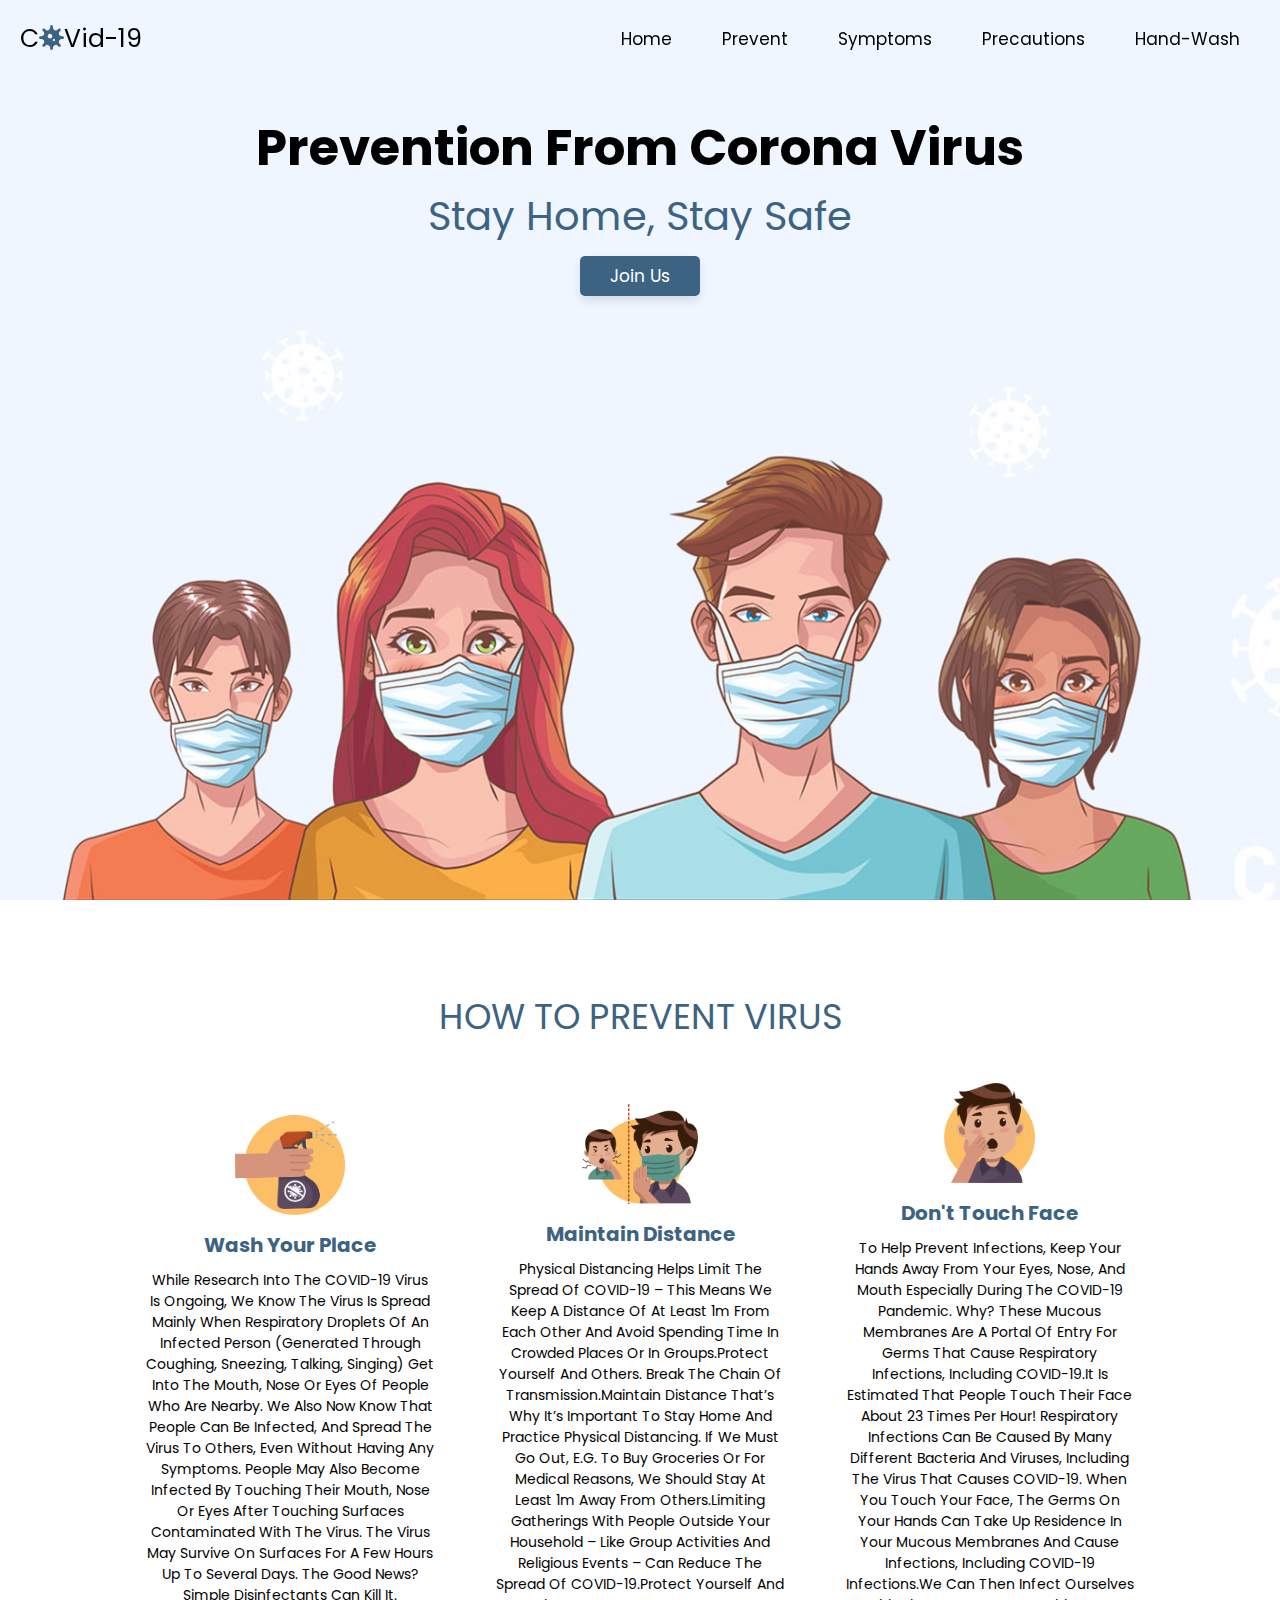
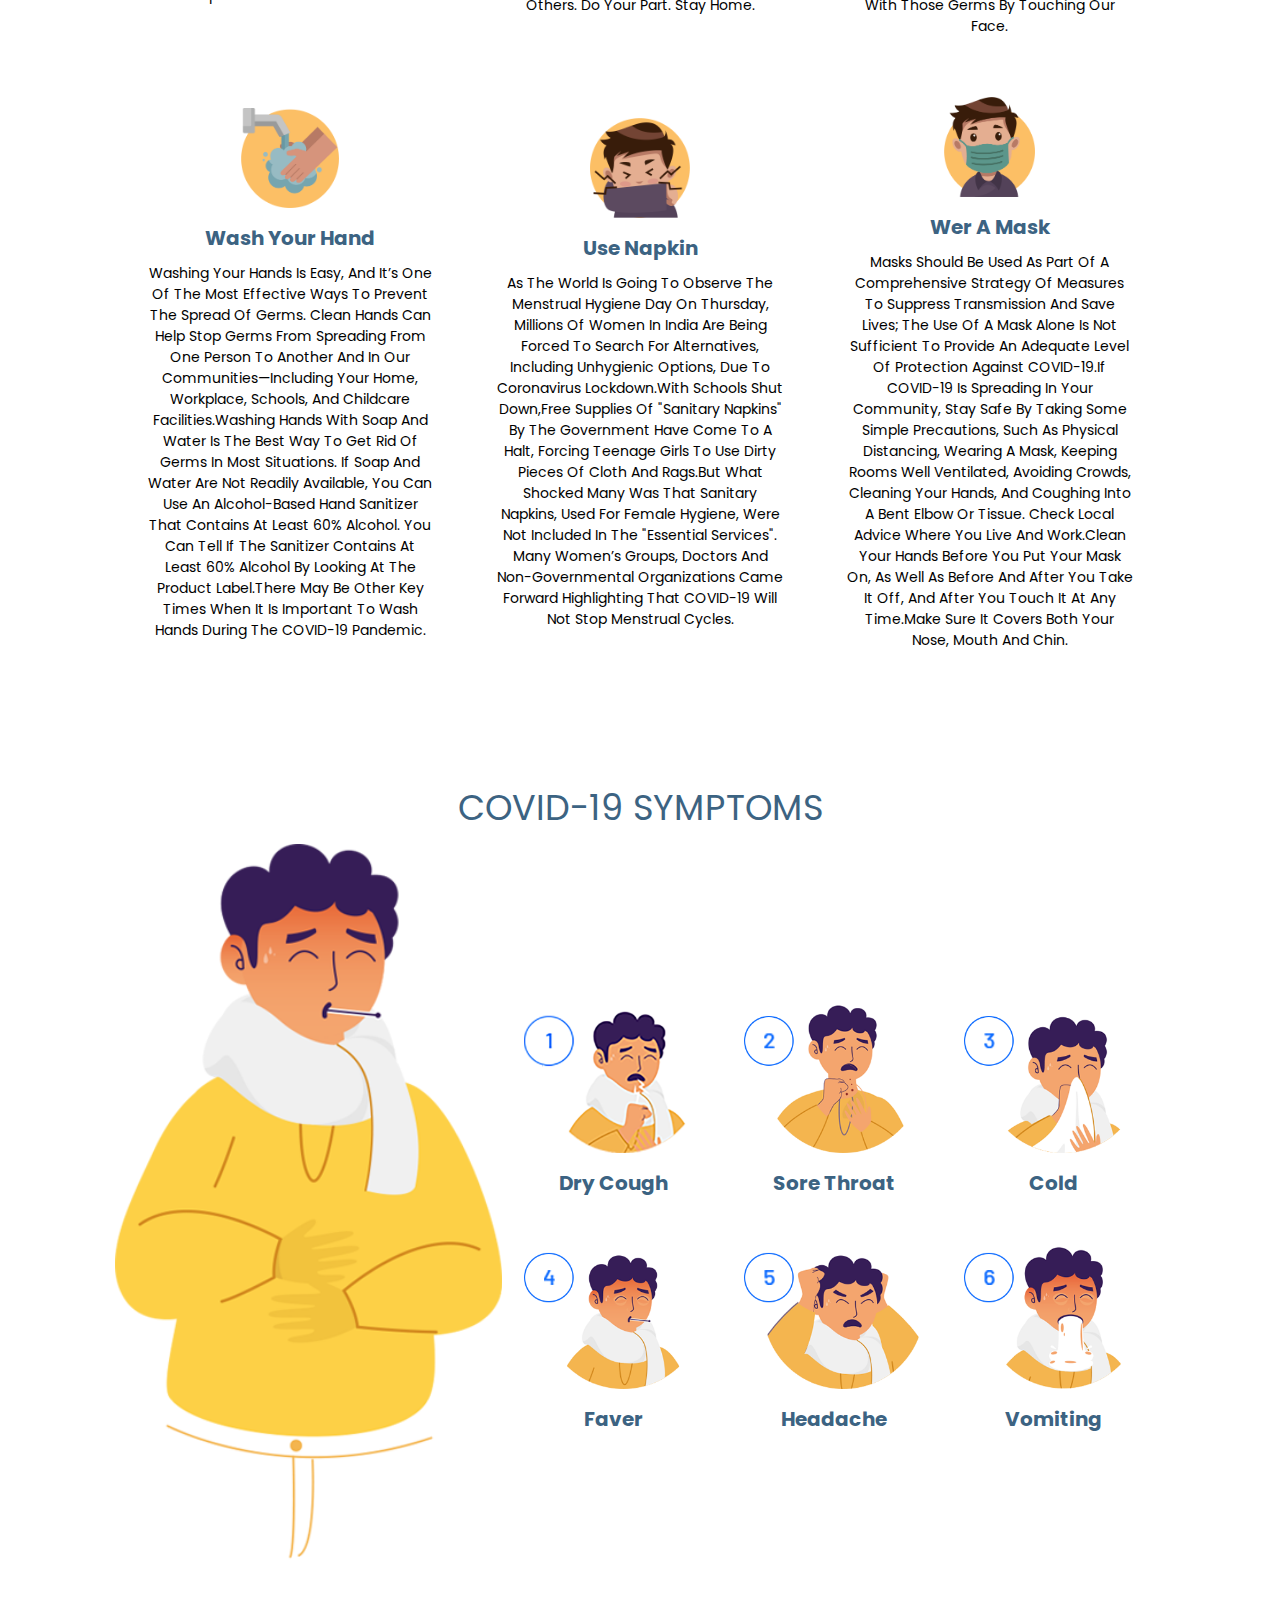
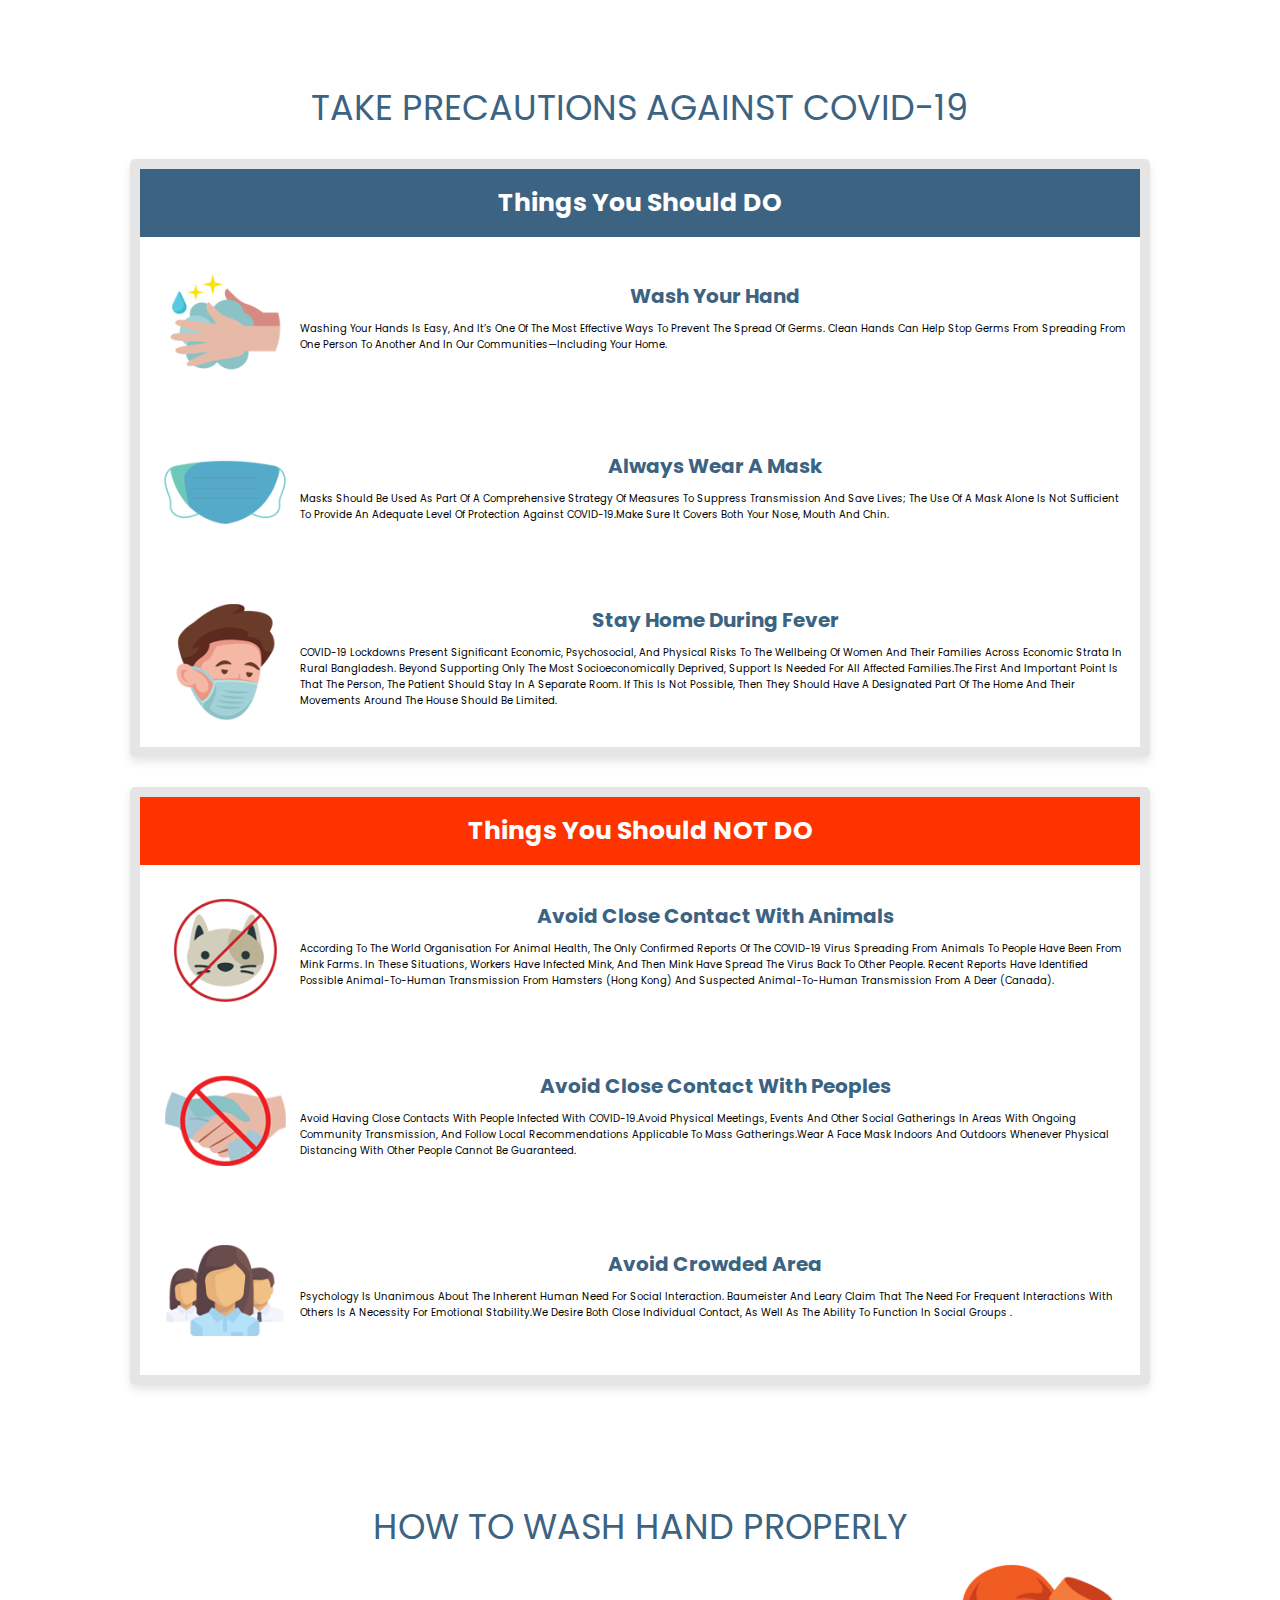
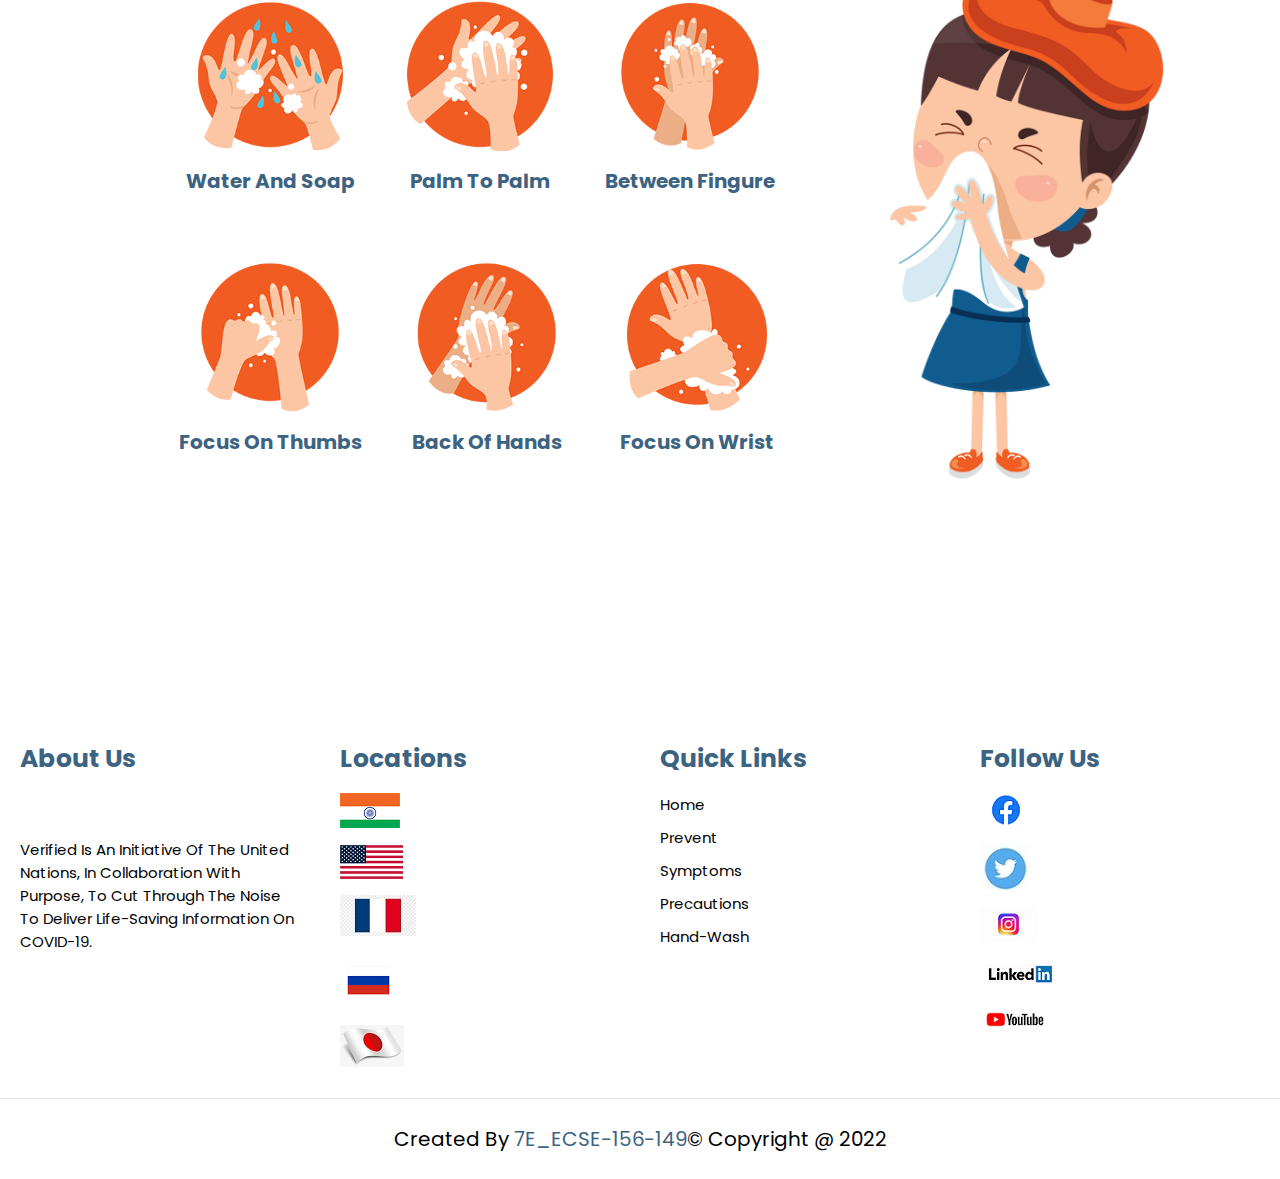
<file: index.html>
<!DOCTYPE html>
<html lang="en">
<head>
    <meta charset="UTF-8">
    <meta http-equiv="X-UA-Compatible" content="IE=edge">
    <meta name="viewport" content="width=device-width, initial-scale=1.0">
    <title>Covid-19</title>
    <link rel="stylesheet" href="https://cdnjs.cloudflare.com/ajax/libs/font-awesome/5.15.3/css/all.min.css">
    <link rel="stylesheet" href="css/style.css">
</head>
<body>
    <!--Header_Section-->
    <header>
        <a href="#" class="logo">C<span class="fas fa-virus"></span>vid-19</a>
        <div id="menu" class="fas fa-bars"></div>
        <nav class="navbar">
            <a class="active" href="#Home">Home</a>
            <a href="#Prevent">Prevent</a>
            <a href="#Symptoms">Symptoms</a>
            <a href="#Precautions">Precautions</a>
            <!--<a href="#Doctor">Doctor</a>-->
            <a href="#Hand-wash">Hand-wash</a>
        </nav>
    </header>

    <!--HomeSection-->
    <section class="home" id="Home">
        <div class="content">
            <h1>Prevention from corona virus</h1>
            <h3>Stay home, stay safe</h3>
            <a href="form.html" class="btn">join us</a>
        </div>

    </section>

    <!--PreventSection-->
    <section class="prevent" id="Prevent">
        <h1 class="heading"> How to prevent virus </h1>
        <div class="box-container">
            <div class="box">
                <img src="images/pre-1.png" alt="">
                <h3>Wash your place</h3>
                <p>While research into the COVID-19 virus is ongoing, we know the virus is spread mainly when respiratory droplets of an infected person (generated through coughing, sneezing, talking, singing) get into the mouth, nose or eyes of people who are nearby. We also now know that people can be infected, and spread the virus to others, even without having any symptoms. People may also become infected by touching their mouth, nose or eyes after touching surfaces contaminated with the virus. The virus may survive on surfaces for a few hours up to several days. The good news? Simple disinfectants can kill it.</p>
            </div>
            <div class="box">
                <img src="images/pre-2.png" alt="">
                <h3>Maintain Distance</h3>
            	<p>Physical distancing helps limit the spread of COVID-19 – this means we keep a distance of at least 1m from each other and avoid spending time in crowded places or in groups.Protect yourself and others.​ Break the chain of transmission.Maintain distance</h3>
                That’s why it’s important to stay home and practice physical distancing. If we must go out, e.g. to buy groceries or for medical reasons, we should stay at least 1m away from others.Limiting gatherings with people outside your household – like group activities and religious events – can reduce the spread of COVID-19.​Protect yourself and others. Do your part. Stay home.</p>
            </div>
        <div class="box">
            <img src="images/pre-3.png" alt="">
            <h3>Don't touch face</h3>
            <p>To help prevent infections, keep your hands away from your eyes, nose, and mouth especially during the COVID-19 pandemic. Why? These mucous membranes are a portal of entry for germs that cause respiratory infections, including COVID-19.It is estimated that people touch their face about 23 times per hour! Respiratory infections can be caused by many different bacteria and viruses, including the virus that causes COVID-19. When you touch your face, the germs on your hands can take up residence in your mucous membranes and cause infections, including COVID-19 infections.We can then infect ourselves with those germs by touching our face.</p>
            </div>
            <div class="box">
                <img src="images/pre-4.png" alt="">
                <h3>Wash your hand</h3>
                <p>Washing your hands is easy, and it’s one of the most effective ways to prevent the spread of germs. Clean hands can help stop germs from spreading from one person to another and in our communities—including your home, workplace, schools, and childcare facilities.Washing hands with soap and water is the best way to get rid of germs in most situations. If soap and water are not readily available, you can use an alcohol-based hand sanitizer that contains at least 60% alcohol. You can tell if the sanitizer contains at least 60% alcohol by looking at the product label.There may be other key times when it is important to wash hands during the COVID-19 pandemic.</p>
            </div>
            <div class="box">
                <img src="images/pre-5.png" alt="">
                <h3>Use napkin</h3>
                <p>As the world is going to observe the Menstrual Hygiene Day on Thursday, millions of women in India are being forced to search for alternatives, including unhygienic options, due to coronavirus lockdown.With schools shut down,free supplies of "sanitary napkins" by the government have come to a halt, forcing teenage girls to use dirty pieces of cloth and rags.But what shocked many was that sanitary napkins, used for female hygiene, were not included in the "essential services". Many women’s groups, doctors and non-governmental organizations came forward highlighting that COVID-19 will not stop menstrual cycles.</p>
            </div>
            <div class="box">
                <img src="images/pre-6.png" alt="">
                <h3>wer a mask</h3>
                <p>Masks should be used as part of a comprehensive strategy of measures to suppress transmission and save lives; the use of a mask alone is not sufficient to provide an adequate level of protection against COVID-19.If COVID-19 is spreading in your community, stay safe by taking some simple precautions, such as physical distancing, wearing a mask, keeping rooms well ventilated, avoiding crowds, cleaning your hands, and coughing into a bent elbow or tissue. Check local advice where you live and work.Clean your hands before you put your mask on, as well as before and after you take it off, and after you touch it at any time.Make sure it covers both your nose, mouth and chin. </p>
            </div>
        </div>
    </section>

    <!--SymptomsSection-->
    <section class="symptoms" id="Symptoms">
        <h1 class="heading">Covid-19 symptoms</h1>
        <div class="colum">
            <div class="main-image">
                <img src="images/main-symp-img.png" alt="">
            </div>
            <div class="box-container">
                <div class="box">
                    <img src="images/symp-a.png" alt="">
                    <h3>Dry cough</h3>
                </div>
                <div class="box">
                    <img src="images/symp-b.png" alt="">
                    <h3>Sore throat</h3>
                </div>
                <div class="box">
                    <img src="images/symp-c.png" alt="">
                    <h3>Cold</h3>
                </div>
                <div class="box">
                    <img src="images/symp-d.png" alt="">
                    <h3>Faver</h3>
                </div>
                <div class="box">
                    <img src="images/symp-e.png" alt="">
                    <h3>Headache</h3>
                </div>
                <div class="box">
                    <img src="images/symp-f.png" alt="">
                    <h3>Vomiting</h3>
                </div>
            </div>
        </div>
    </section> 
    <!--PrecautionsSection-->
    <section class="precautions" id="Precautions">
        <h1 class="heading">Take precautions against covid-19</h1>
        <div class="colum">
            <div class="box-container">
                <h3 class="title">Things you should DO</h3>
            <div class="box">
                <img src="images/do-img1.png" alt="">
                <div class="info">
                    <h3>Wash your hand</h3>
                    <p>Washing your hands is easy, and it’s one of the most effective ways to prevent the spread of germs. Clean hands can help stop germs from spreading from one person to another and in our communities—including your home.</p>

                </div>
            </div>
            <div class="box">
                <img src="images/do-img2.png" alt="">
                <div class="info">
                    <h3>Always wear a mask</h3>
                    <p>Masks should be used as part of a comprehensive strategy of measures to suppress transmission and save lives; the use of a mask alone is not sufficient to provide an adequate level of protection against COVID-19.Make sure it covers both your nose, mouth and chin.</p>
                    
                </div>
            </div>
            <div class="box">
                <img src="images/do-img3.png" alt="">
                <div class="info">
                    <h3>Stay home during fever</h3>
                    <p>COVID-19 lockdowns present significant economic, psychosocial, and physical risks to the wellbeing of women and their families across economic strata in rural Bangladesh. Beyond supporting only the most socioeconomically deprived, support is needed for all affected families.The first and important point is that the person, the patient should stay in a separate room. If this is not possible, then they should have a designated part of the home and their movements around the house should be limited.</p>
                    
                </div>
            </div>
            </div>
            <div class="box-container">
                <h3 class="title">Things you should NOT DO</h3>
            <div class="box">
                <img src="images/dont-img1.png" alt="">
                <div class="info">
                    <h3>Avoid close contact with animals</h3>
                    <p>According to the World Organisation for Animal Health, the only confirmed reports of the COVID-19 virus spreading from animals to people have been from mink farms. In these situations, workers have infected mink, and then mink have spread the virus back to other people. Recent reports have identified possible animal-to-human transmission from hamsters (Hong Kong) and suspected animal-to-human transmission from a deer (Canada).</p>

                </div>
            </div>
            <div class="box">
                <img src="images/dont-img2.png" alt="">
                <div class="info">
                    <h3>Avoid close contact with peoples</h3>
                    <p>Avoid having close contacts with people infected with COVID-19.Avoid physical meetings, events and other social gatherings in areas with ongoing community transmission, and follow local recommendations applicable to mass gatherings.Wear a face mask indoors and outdoors whenever physical distancing with other people cannot be guaranteed.</p>
                    
                </div>
            </div>
            <div class="box">
                <img src="images/dont-img3.png" alt="">
                <div class="info">
                    <h3>Avoid crowded area</h3>
                    <p>Psychology is unanimous about the inherent human need for social interaction. Baumeister and Leary claim that the need for frequent interactions with others is a necessity for emotional stability.We desire both close individual contact, as well as the ability to function in social groups .</p>
                    
                </div>
            </div>
            </div>
        </div>
    </section>

    <!--Hand-washSection-->

    <section class="hand-wash" id="Hand-wash">
        <h1 class="heading">How to wash hand properly </h1>
        <div class="colum">
          <div class="box-container">
            <div class="box">
               <img src="images/wash-a.png" alt="">
                <h3>Water and soap</h3>
            </div>
            <div class="box">
                <img src="images/wash-b.png" alt="">
                 <h3>palm to palm</h3>
             </div>
             <div class="box">
                <img src="images/wash-c.png" alt="">
                 <h3>between fingure</h3>
             </div>
             <div class="box">
                <img src="images/wash-d.png" alt="">
                 <h3>focus on thumbs</h3>
             </div>
             <div class="box">
                <img src="images/wash-e.png" alt="">
                 <h3>back of hands</h3>
             </div>
             <div class="box">
                <img src="images/wash-f.png" alt="">
                 <h3>focus on wrist</h3>
             </div>
          </div>  
          <div class="main-image">
            <img src="images/main-wash-img.png" alt="">
         </div>
        </div>
    </section>

    <!--FooterSection-->

    <div class="footer">
        <div class="box-container">
            <div class="box">
                <h3>about us</h3>
                <p>Verified is an initiative of the United Nations, in collaboration with Purpose, to cut through the noise to deliver life-saving information on COVID-19.</p>
            </div>
            <div class="box">
                <h3>locations</h3>
                <a href="https://news.google.com/covid19/map?hl=en-US&mid=%2Fm%2F03rk0&gl=US&ceid=US%3Aen"><img src="images/india.png" alt=""></a>
                <a href="https://news.google.com/covid19/map?hl=en-US&mid=%2Fm%2F09c7w0&gl=US&ceid=US%3Aen"><img src="images/usa.png" alt=""></a>
                <a href="https://news.google.com/covid19/map?hl=en-US&mid=%2Fm%2F0f8l9c&gl=US&ceid=US%3Aen"><img src="images/france.png" alt=""></a>
                <a href="https://news.google.com/covid19/map?hl=en-US&mid=%2Fm%2F06bnz&gl=US&ceid=US%3Aen"><img src="images/russia.png" alt=""></a>
                <a href="https://news.google.com/covid19/map?hl=en-US&mid=%2Fm%2F03_3d&gl=US&ceid=US%3Aen"><img src="images/japan.png" alt=""></a>
            </div>
            <div class="box">
                <h3>quick links</h3>
                <a href="#Prevent">home</a>
                <a href="#Prevent">prevent</a>
                <a href="#Symptoms">symptoms</a>
                <a href="#Precautions">precautions</a>
                <a href="#Hand-wash">hand-wash</a>
            </div>
            <div class="box">
                <h3>follow us</h3>
                <a href="https://www.facebook.com/"><img src="images/facebook.png" alt=""></a>
                <a href="https://twitter.com/?lang=en"><img src="images/twiter.jpg" alt=""></a>
                <a href="https://www.instagram.com/"><img src="images/instragram1.png" alt=""></a>
                <a href="https://bd.linkedin.com/"><img src="images/like.png" alt=""></a>
                <a href="https://youtube.com/"><img src="images/youtube1.png" alt=""></a>
            </div>
        </div>
        <h1 class="credit">created by <a href="#">7E_ECSE-156-149</a>&copy; copyright @ 2022</h1>
    </div>

    <script src="https://cdnjs.cloudflare.com/ajax/libs/jquery/3.6.0/jquery.min.js"></script>
    <script src="js/script.js"></script>
    
</body>
</html>
</file>
<file: css/style.css>
@import url('https://fonts.googleapis.com/css2?family=Poppins:wght@200;400&display=swap');

:root{
    --blue:#3c6382;
    --dark:#0a3d62;
}

*{
    font-family: 'Poppins', sans-serif;
    margin: 0; padding: 0;
    box-sizing: border-box;
    text-decoration: none;
    outline: none;
    border: none;
    text-transform: capitalize;
    transition: all .3s cubic-bezier(.38,1.15,.7,12);
}
*::selection{
    background: var(--dark-blue);
    color: #fff;
}
html
{
    font-size: 62.5%;
    overflow-x:hidden ;
}

header
{
    width: 100%;
    display: flex;
    align-items: center;
    justify-content: space-between;
    position: fixed;
    top: 0; left: 0;
    z-index: 1000;
    padding: 2rem;
}
header .logo
{
    font-size: 2.5rem;
    color: var(--dark-blue);
}
header .logo span
{
    color: var(--blue);
}
header .navbar a
{
    font-size: 1.7rem;
    margin-left: .7rem;
    padding: .5rem 2rem;
    border-radius: 05rem;
    color: var(--dark-blue);
}

/*header .navbar a:hover
{
    background: var(--blue);
    color: #fff;
    box-shadow: 0 .5rem 1rem rgba(0, 0, 0, .1);
}*/
#menu
{
    font-size: 3rem;
    color: var(--blue);
    cursor: pointer;
    display: none;
}
body{
    height: 300rem;
}
@media(max-width:1200px){
    html
{
    font-size: 55%;
}

}
@media(max-width:991px){
    section{
        padding: 1rem 3%;
        padding-top: 8rem;
    }
    #menu
{
    display: block;
}
header .navbar
{
    position: absolute;
    top: 100%; left: 0;
    width: 100%;
    background: #fff;
    padding: 2rem;
    border-top: .1rem rgba(0, 0, 0, .1);
    transform-origin: top;
    transform: scaleY(0);
    opacity: 0;
} 
header .navbar.nav-toggle{
    transform: scaleY(1);
    opacity: 1;

}
header .navbar a{
    display: block;
    margin: 1.5rem 0;
    font-size: 2rem;
}}
.fa-times{
    transform: rotate(180deg);
}
section{
    min-height: 100vh;
    padding: 1rem 9%;
    padding-top: 8rem;
}
.home{
    background: url(../images/home-bg.jpg) no-repeat;
    background-size: cover;
    background-position: center;
    background-attachment: fixed;
}
.home .content{
    text-align: center;
    padding-top: 3rem;
}
.home .content h1{
    font-size: 5rem;
    color: var(--dark-blue);
}
.home .content h3{
    font-size: 4rem;
    color: var(--blue);
    font-weight: normal;
}
.home .content .btn{
    display: inline-block;
    padding: .7rem 3rem;
    color: #ffffff;
    background: var(--blue);
    border-radius: .5rem;
    box-shadow: 0 .5rem 1rem rgba(0, 0, 0, .1);
    margin-top: 1rem;
    font-size: 1.7rem;
}
.home .content .btn:hover{
    background: var(--dark);
}
@media(max-width:768px){
    html
{
    font-size: 50%;
}
.home .content .h1{
    font-size: 4rem;
}
.home .content .h3{
    font-size: 3.5rem;
}
}
@media(max-width:450px){
.home .content .h1{
    font-size: 3.5rem;
}
.home .content .h3{
    font-size: 2.5rem;
}
}

.heading{
    text-align: center;
    color: var(--blue);
    font-size: 3.5rem;
    text-transform: uppercase;
    font-weight: normal;
    padding: 1rem;
}
.prevent .box-container{
    display: flex;
    align-items: center;
    justify-content: center;
    flex-wrap: wrap;
}
.prevent .box-container .box{
    flex: 1 1 30rem;
    border-radius: .5rem;
    margin: 1rem;
    padding: 1rem;
    text-align: center;
}
.prevent .box-container .box img{
    height: 12rem;
    padding: 1rem;
}
.prevent .box-container .box h3{
    color: var(--blue);
    font-size: 2rem;
}
.prevent .box-container .box p{
    color: var(--dark-blue-blue);
    font-size: 1.4rem;
    padding: 1rem;
}
.prevent .box-container .box:hover{
    box-shadow: 0 .5rem 1rem rgba(0, 0, 0, .1);
}
.symptoms{
    background: url(../images/background-img.jpg) no-repeat;
    background-size: cover;
    background-position: center;
    background-attachment: fixed;

}
.symptoms .colum{
    display: flex;
    align-items: center;
    justify-content: center;
}
.symptoms .colum .main-image img{
    width: 43vh;
}
.symptoms .colum .box-container{
    display: flex;
    align-items: center; 
    justify-content: center;
    flex-wrap: wrap;
}
.symptoms .colum .box-container .box{
    margin:1rem;
    text-align: center;
}
.symptoms .colum .box-container .box img{
    width: 20rem;
    padding: 1rem;
}
.symptoms .colum .box-container .box h3{
    font-size: 2rem;
    color: var(--blue);
}

.precautions .colum {
    display: flex; 
    justify-content: center;
    flex-wrap: wrap;
}
.precautions .colum .box-container{
    margin: 1.5rem;
    flex:1 1 50rem;
    border: 1rem solid rgba(0, 0, 0, .1);
    box-shadow: 0 .5rem 1rem rgba(0, 0, 0, .1);
    border-radius: .5rem;
}
.precautions .colum .box-container .title{
    padding: 1.5rem .5rem;
    text-align: center;
    font-size: 2.5rem;
    background: var(--blue);
    color: #fff;
}
.precautions .colum .box-container:last-child .title{
    background: #ff3300;
}
.precautions .colum .box-container .box{
    display: flex; 
    justify-content: center;
    align-items: center;
    padding: 1rem;
}
.precautions .colum .box-container .box img{
    width: 15rem;
    padding: 1rem;
}
.precautions .colum .box-container .box h3{
    font-size: 2rem;
    color: var(--blue);
}
.precautions .colum .box-container .box p{
    font-size: 1rem;
    color: var(--dark-blue-blue);
    padding: 1rem 0;
}
.precautions .colum .box-container .box h3{
  flex-flow: column;  
  text-align: center;
}

/*HanWash*/
.hand-wash .colum{
    display: flex;
    justify-content: center;
}
.hand-wash .colum .main-image img{
    width: 25vw;
}
.hand-wash .colum .box-container{
    display: flex;
    justify-content: center;
    align-items: center;
    flex-wrap:wrap;
}
.hand-wash .colum .box-container .box{
    text-align: center;
    margin: 2rem;
}
.hand-wash .colum .box-container .box img{
    width: 17rem;
    height: 17rem;
    padding: 1rem;
}
.hand-wash .colum .box-container .box h3{
    font-size: 2rem;
    color: var(--blue);
}

/*Footer*/
.footer{
    background: url(../images/background-img.jpg) no-repeat;
    background-size: cover;
    background-position: center;
    background-attachment: fixed;
}
.footer .box-container{
    display: flex;
    flex-wrap: wrap;
}
.footer .box-container .box{
    flex: 1 1 25rem;
    margin: 2rem;
}
.footer .box-container .box h3{
    font-size: 2.5rem;
    color: var(--blue);
    padding: 1rem 0;
}
.footer .box-container .box p{
    font-size: 1.5rem;
    color: var(--dark-blue);
    padding: 5rem 0;
}
.footer .box-container .box a{
    font-size: 1.5rem;
    color: var(--dark-blue);
    padding: .5rem 0;
    display:block;
}
.footer a:hover{
    text-decoration: underline;
}
.footer .credit{
    font-size: 2rem;
    font-weight: normal;
    text-align: center;
    border-top: .1rem solid rgba(0, 0, 0, .1);
    padding: 2.5rem 1rem;
    color: var(--dark-blue);
}
.footer .credit a{
    color: var(--blue);
}
</file>
